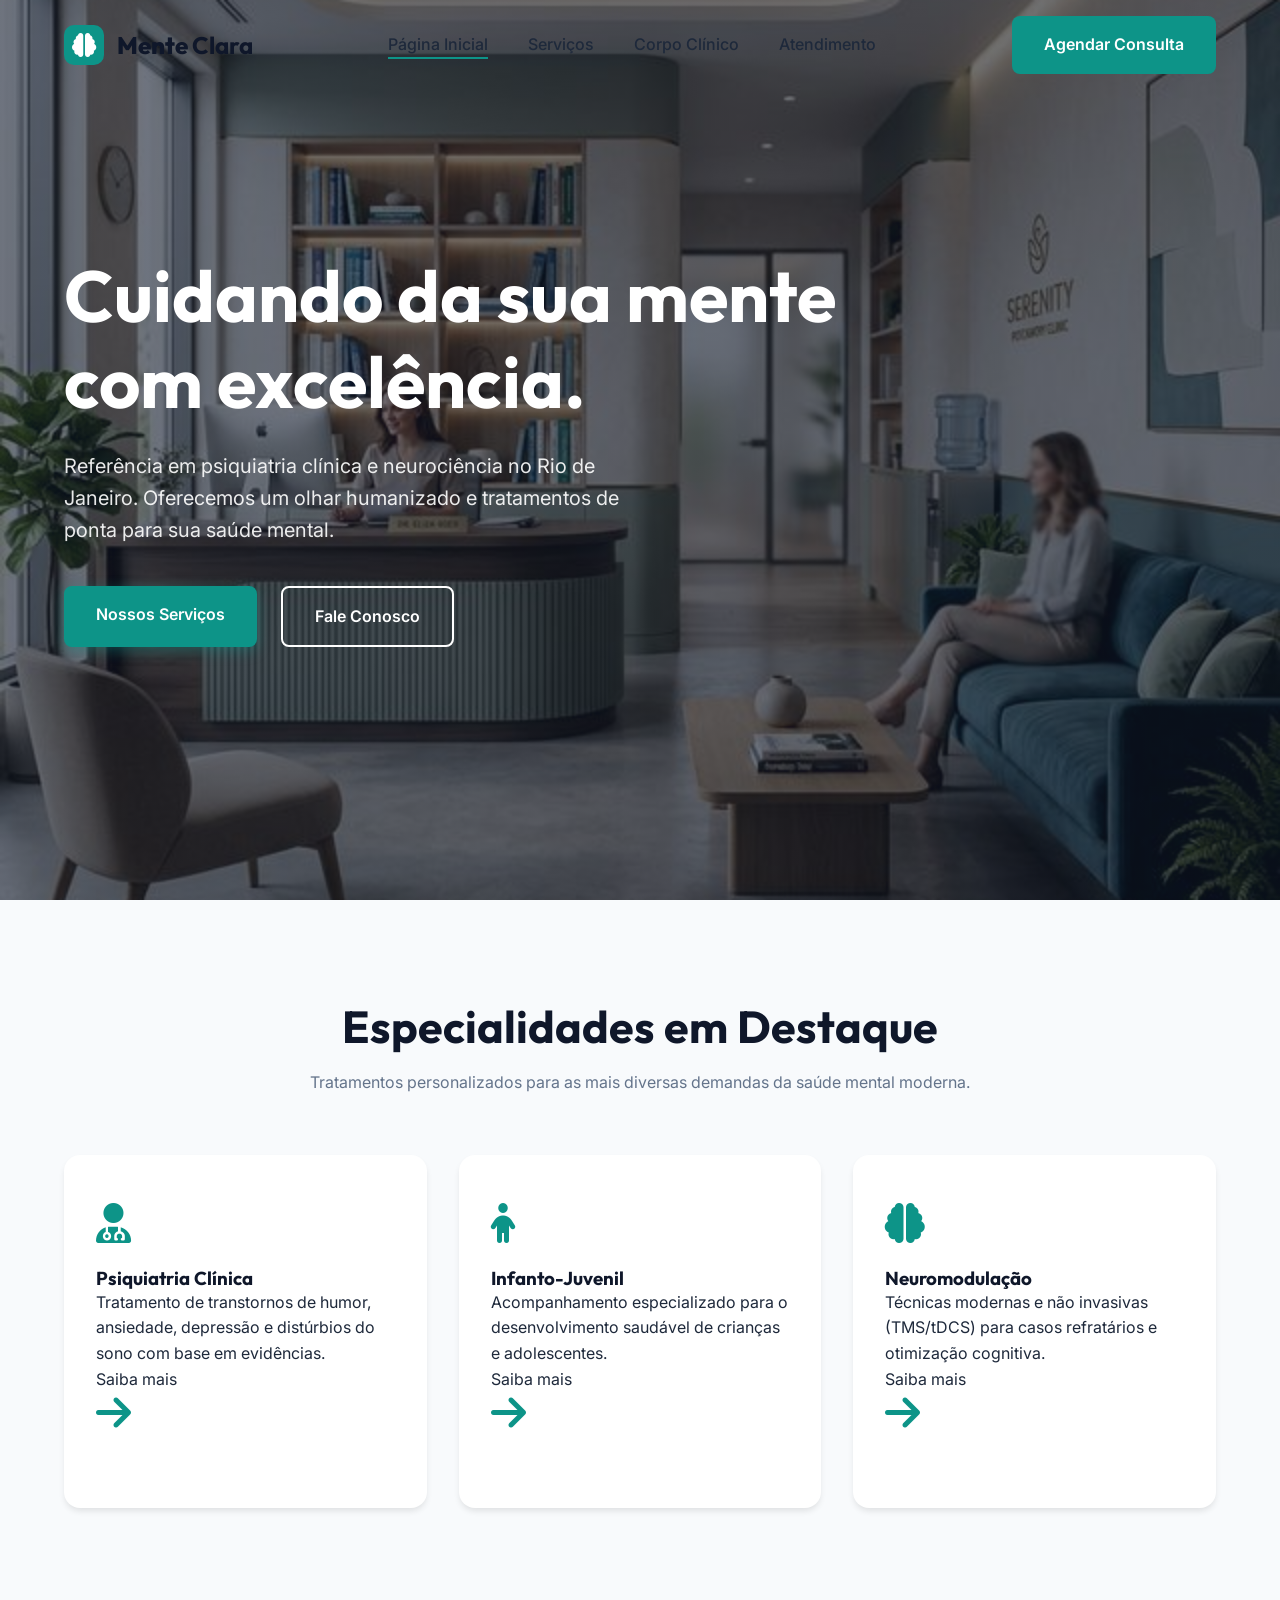
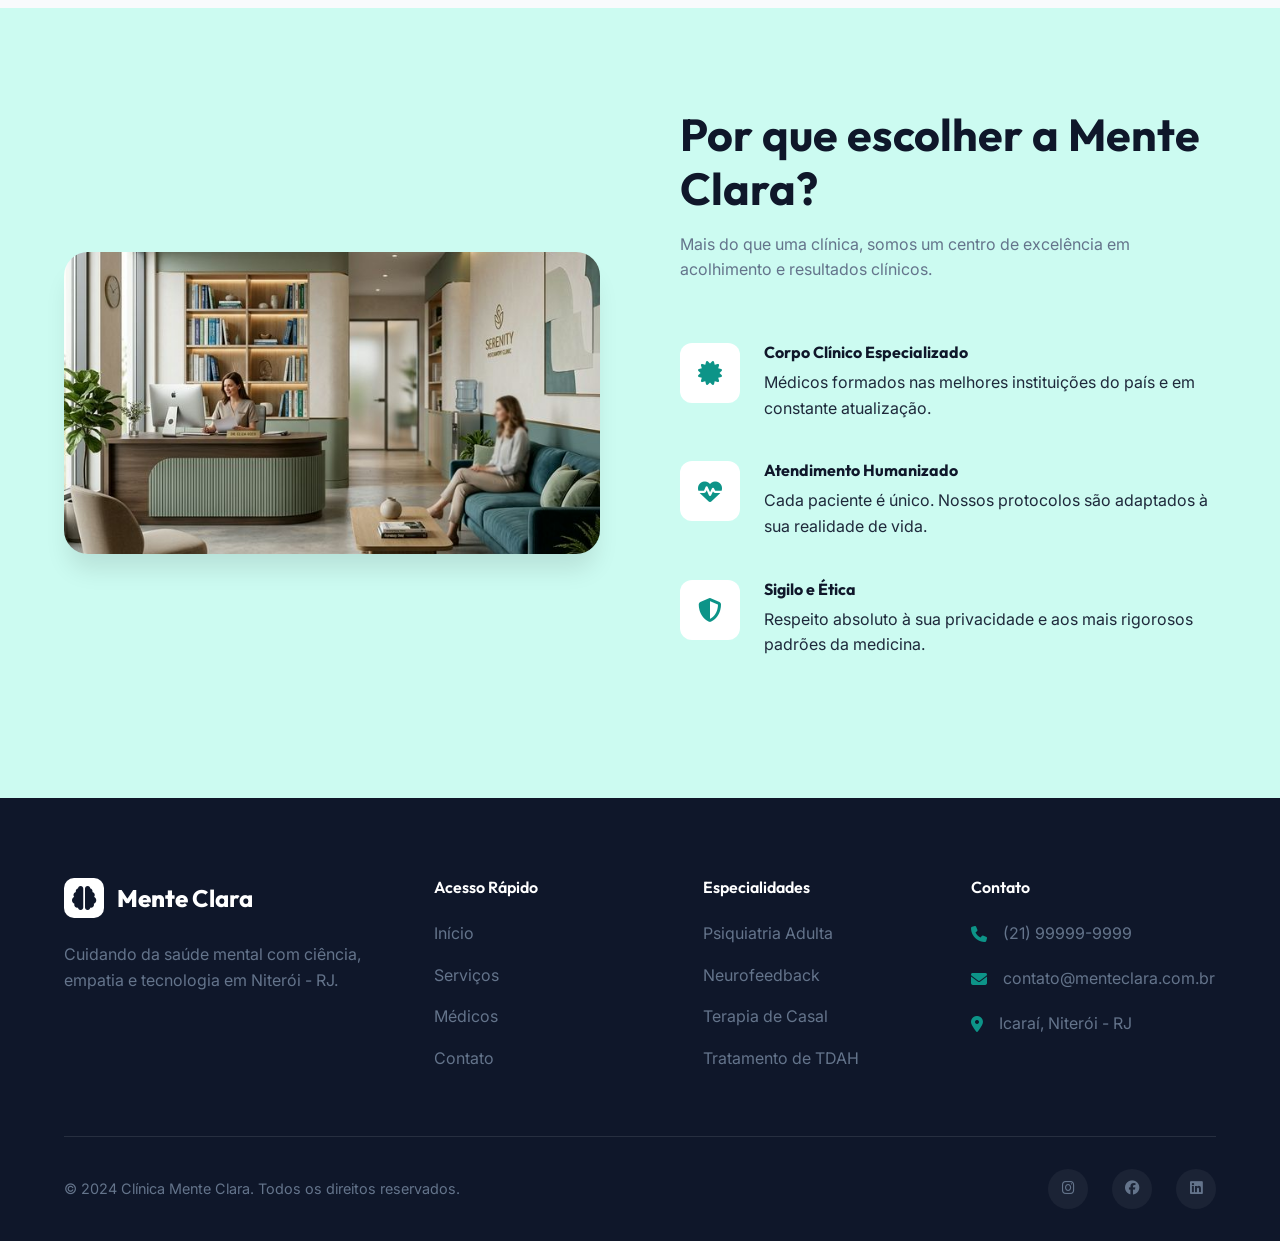
<file: index.html>
<!DOCTYPE html>
<html lang="pt-BR">

<head>
    <meta charset="UTF-8">
    <meta name="viewport" content="width=device-width, initial-scale=1.0">
    <title>Clínica Mente Clara | Psiquiatria de Excelência em Niterói</title>
    <meta name="description"
        content="Especialistas em saúde mental e bem-estar. Atendimento psiquiátrico humanizado e baseado em evidências cinetíficas em Niterói.">
    <link rel="stylesheet" href="assets/css/style.css">
    <!-- Font Awesome for Icons -->
    <link rel="stylesheet" href="https://cdnjs.cloudflare.com/ajax/libs/font-awesome/6.4.0/css/all.min.css">
</head>

<body>

    <header>
        <div class="container nav-container">
            <a href="index.html" class="logo">
                <div class="logo-icon"><i class="fa-solid fa-brain"></i></div>
                <span>Mente <b>Clara</b></span>
            </a>
            <nav>
                <ul class="nav-links">
                    <li><a href="index.html" class="active">Página Inicial</a></li>
                    <li><a href="servicos.html">Serviços</a></li>
                    <li><a href="profissionais.html">Corpo Clínico</a></li>
                    <li><a href="contato.html">Atendimento</a></li>
                </ul>
            </nav>
            <a href="contato.html" class="btn nav-cta">Agendar Consulta</a>
            <div class="menu-btn"><i class="fa-solid fa-bars"></i></div>
        </div>
    </header>

    <main>
        <!-- Hero Section -->
        <section class="hero">
            <div class="container">
                <div class="hero-content reveal">
                    <h1>Cuidando da sua mente com <span>excelência</span>.</h1>
                    <p>Referência em psiquiatria clínica e neurociência no Rio de Janeiro. Oferecemos um olhar
                        humanizado e tratamentos de ponta para sua saúde mental.</p>
                    <div class="hero-btns">
                        <a href="servicos.html" class="btn btn-primary">Nossos Serviços</a>
                        <a href="contato.html" class="btn btn-outline" style="color: white; border-color: white;">Fale
                            Conosco</a>
                    </div>
                </div>
            </div>
        </section>

        <!-- Highlights Section -->
        <section class="services-preview">
            <div class="container">
                <div class="section-head reveal">
                    <h2>Especialidades em Destaque</h2>
                    <p>Tratamentos personalizados para as mais diversas demandas da saúde mental moderna.</p>
                </div>
                <div class="services-grid">
                    <div class="service-card reveal">
                        <i class="fa-solid fa-user-doctor"></i>
                        <h3>Psiquiatria Clínica</h3>
                        <p>Tratamento de transtornos de humor, ansiedade, depressão e distúrbios do sono com base em
                            evidências.</p>
                        <a href="servicos.html" class="btn-text">Saiba mais <i class="fa-solid fa-arrow-right"></i></a>
                    </div>
                    <div class="service-card reveal">
                        <i class="fa-solid fa-child"></i>
                        <h3>Infanto-Juvenil</h3>
                        <p>Acompanhamento especializado para o desenvolvimento saudável de crianças e adolescentes.</p>
                        <a href="servicos.html" class="btn-text">Saiba mais <i class="fa-solid fa-arrow-right"></i></a>
                    </div>
                    <div class="service-card reveal">
                        <i class="fa-solid fa-brain"></i>
                        <h3>Neuromodulação</h3>
                        <p>Técnicas modernas e não invasivas (TMS/tDCS) para casos refratários e otimização cognitiva.
                        </p>
                        <a href="servicos.html" class="btn-text">Saiba mais <i class="fa-solid fa-arrow-right"></i></a>
                    </div>
                </div>
            </div>
        </section>

        <!-- Features/Why Us -->
        <section class="features">
            <div class="container">
                <div class="features-grid">
                    <div class="features-img reveal">
                        <img src="assets/images/hero_bg.png" alt="Ambiente da Clínica"
                            style="aspect-ratio: 16/9; object-fit: cover;">
                    </div>
                    <div class="features-content">
                        <div class="section-head reveal" style="text-align: left; margin-left: 0;">
                            <h2>Por que escolher a Mente Clara?</h2>
                            <p>Mais do que uma clínica, somos um centro de excelência em acolhimento e resultados
                                clínicos.</p>
                        </div>
                        <div class="feature-list">
                            <div class="feature-item reveal">
                                <div class="feature-icon"><i class="fa-solid fa-certificate"></i></div>
                                <div class="feature-text">
                                    <h4>Corpo Clínico Especializado</h4>
                                    <p>Médicos formados nas melhores instituições do país e em constante atualização.
                                    </p>
                                </div>
                            </div>
                            <div class="feature-item reveal">
                                <div class="feature-icon"><i class="fa-solid fa-heart-pulse"></i></div>
                                <div class="feature-text">
                                    <h4>Atendimento Humanizado</h4>
                                    <p>Cada paciente é único. Nossos protocolos são adaptados à sua realidade de vida.
                                    </p>
                                </div>
                            </div>
                            <div class="feature-item reveal">
                                <div class="feature-icon"><i class="fa-solid fa-shield-halved"></i></div>
                                <div class="feature-text">
                                    <h4>Sigilo e Ética</h4>
                                    <p>Respeito absoluto à sua privacidade e aos mais rigorosos padrões da medicina.</p>
                                </div>
                            </div>
                        </div>
                    </div>
                </div>
            </div>
        </section>
    </main>

    <footer>
        <div class="container">
            <div class="footer-grid">
                <div class="footer-about">
                    <a href="index.html" class="logo">
                        <div class="logo-icon" style="background: var(--white); color: var(--bg-dark);"><i
                                class="fa-solid fa-brain"></i></div>
                        <span style="color: white;">Mente <b>Clara</b></span>
                    </a>
                    <p>Cuidando da saúde mental com ciência, empatia e tecnologia em Niterói - RJ.</p>
                </div>
                <div class="footer-links">
                    <h4>Acesso Rápido</h4>
                    <ul>
                        <li><a href="index.html">Início</a></li>
                        <li><a href="servicos.html">Serviços</a></li>
                        <li><a href="profissionais.html">Médicos</a></li>
                        <li><a href="contato.html">Contato</a></li>
                    </ul>
                </div>
                <div class="footer-links">
                    <h4>Especialidades</h4>
                    <ul>
                        <li><a href="servicos.html">Psiquiatria Adulta</a></li>
                        <li><a href="servicos.html">Neurofeedback</a></li>
                        <li><a href="servicos.html">Terapia de Casal</a></li>
                        <li><a href="servicos.html">Tratamento de TDAH</a></li>
                    </ul>
                </div>
                <div class="footer-contact">
                    <h4>Contato</h4>
                    <ul>
                        <li><i class="fa-solid fa-phone"></i> (21) 99999-9999</li>
                        <li><i class="fa-solid fa-envelope"></i> contato@menteclara.com.br</li>
                        <li><i class="fa-solid fa-location-dot"></i> Icaraí, Niterói - RJ</li>
                    </ul>
                </div>
            </div>
            <div class="footer-bottom">
                <p>&copy; 2024 Clínica Mente Clara. Todos os direitos reservados.</p>
                <div class="social-links">
                    <a href="#"><i class="fa-brands fa-instagram"></i></a>
                    <a href="#"><i class="fa-brands fa-facebook"></i></a>
                    <a href="#"><i class="fa-brands fa-linkedin"></i></a>
                </div>
            </div>
        </div>
    </footer>

    <script src="assets/js/main.js"></script>
</body>

</html>
</file>
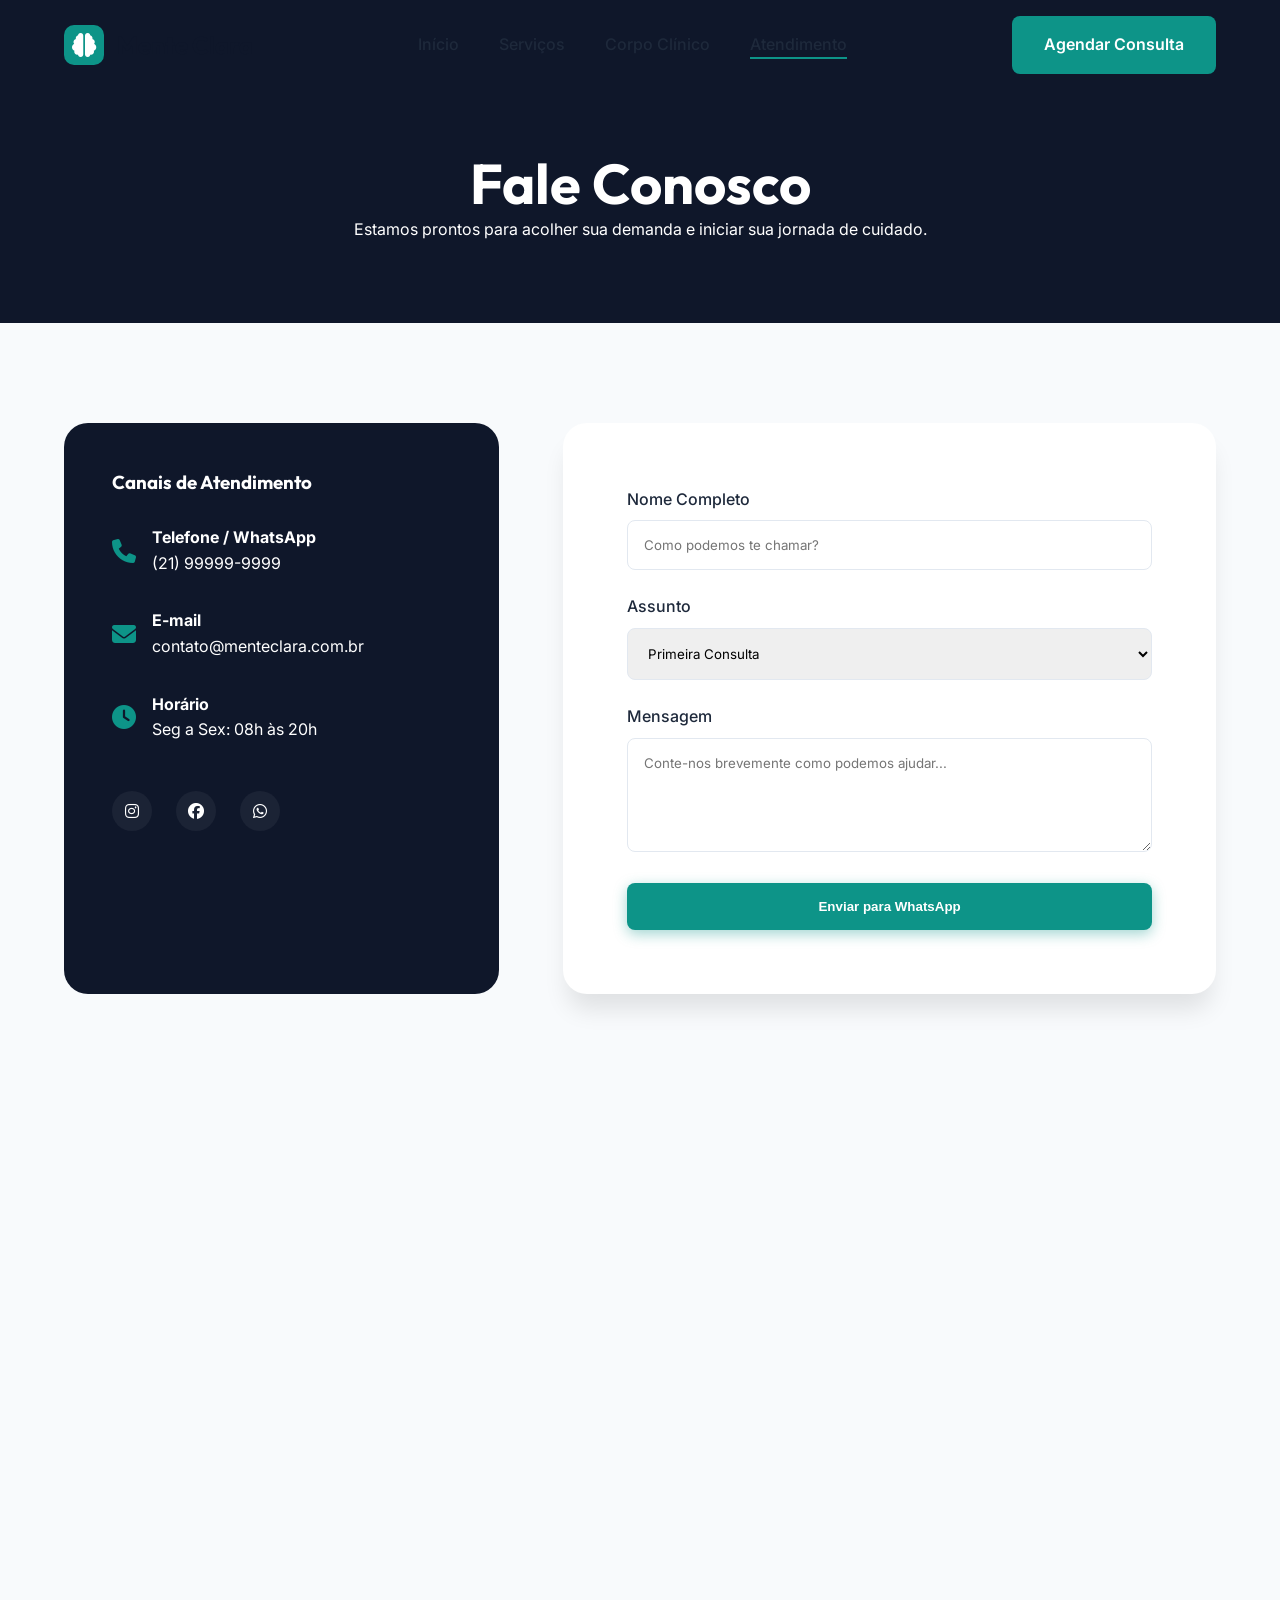
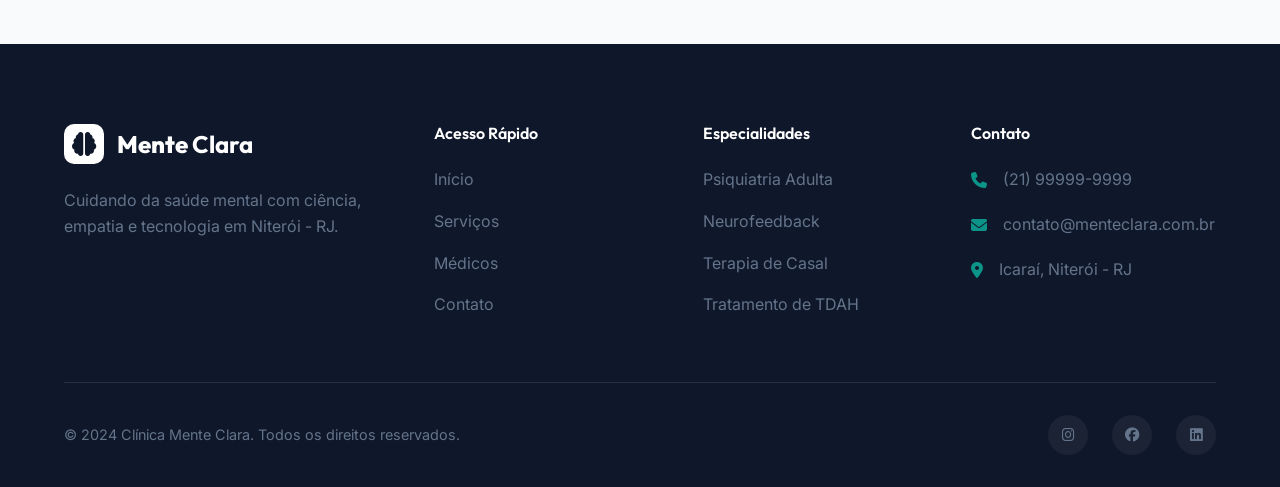
<file: contato.html>
<!DOCTYPE html>
<html lang="pt-BR">
<head>
    <meta charset="UTF-8">
    <meta name="viewport" content="width=device-width, initial-scale=1.0">
    <title>Atendimento | Clínica Mente Clara</title>
    <link rel="stylesheet" href="assets/css/style.css">
    <link rel="stylesheet" href="https://cdnjs.cloudflare.com/ajax/libs/font-awesome/6.4.0/css/all.min.css">
</head>
<body>

    <header class="scrolled">
        <!-- Same Header -->
        <div class="container nav-container">
            <a href="index.html" class="logo">
                <div class="logo-icon"><i class="fa-solid fa-brain"></i></div>
                <span>Mente <b>Clara</b></span>
            </a>
            <nav>
                <ul class="nav-links">
                    <li><a href="index.html">Início</a></li>
                    <li><a href="servicos.html">Serviços</a></li>
                    <li><a href="profissionais.html">Corpo Clínico</a></li>
                    <li><a href="contato.html" class="active">Atendimento</a></li>
                </ul>
            </nav>
            <a href="contato.html" class="btn nav-cta">Agendar Consulta</a>
            <div class="menu-btn"><i class="fa-solid fa-bars"></i></div>
        </div>
    </header>

    <main>
        <section class="page-header">
            <div class="container">
                <h1 class="reveal">Fale Conosco</h1>
                <p class="reveal">Estamos prontos para acolher sua demanda e iniciar sua jornada de cuidado.</p>
            </div>
        </section>

        <section class="container">
            <div class="contact-container">
                <div class="contact-info-card reveal">
                    <h3>Canais de Atendimento</h3>
                    <ul class="footer-contact" style="list-style: none;">
                        <li style="color: white; margin-bottom: 2rem;">
                            <i class="fa-solid fa-phone" style="font-size: 1.5rem;"></i>
                            <div>
                                <strong>Telefone / WhatsApp</strong><br>
                                (21) 99999-9999
                            </div>
                        </li>
                        <li style="color: white; margin-bottom: 2rem;">
                            <i class="fa-solid fa-envelope" style="font-size: 1.5rem;"></i>
                            <div>
                                <strong>E-mail</strong><br>
                                contato@menteclara.com.br
                            </div>
                        </li>
                        <li style="color: white; margin-bottom: 2rem;">
                            <i class="fa-solid fa-clock" style="font-size: 1.5rem;"></i>
                            <div>
                                <strong>Horário</strong><br>
                                Seg a Sex: 08h às 20h
                            </div>
                        </li>
                    </ul>
                    <div class="social-links" style="margin-top: 3rem;">
                        <a href="#"><i class="fa-brands fa-instagram"></i></a>
                        <a href="#"><i class="fa-brands fa-facebook"></i></a>
                        <a href="#"><i class="fa-brands fa-whatsapp"></i></a>
                    </div>
                </div>

                <div class="contact-form-card reveal">
                    <form id="contactForm">
                        <div class="form-group">
                            <label>Nome Completo</label>
                            <input type="text" id="name" placeholder="Como podemos te chamar?" required>
                        </div>
                        <div class="form-group">
                            <label>Assunto</label>
                            <select id="subject">
                                <option>Primeira Consulta</option>
                                <option>Dúvidas Gerais</option>
                                <option>Financeiro / Convênios</option>
                            </select>
                        </div>
                        <div class="form-group">
                            <label>Mensagem</label>
                            <textarea id="message" rows="5" placeholder="Conte-nos brevemente como podemos ajudar..." required></textarea>
                        </div>
                        <button type="submit" class="btn btn-primary" style="width: 100%;">Enviar para WhatsApp</button>
                    </form>
                </div>
            </div>

            <div class="map-container reveal">
                <iframe 
                    src="https://www.google.com/maps/embed?pb=!1m18!1m12!1m3!1d3675.2063071374535!2d-43.1119!3d-22.9027!2m3!1f0!2f0!3f0!3m2!1i1024!2i768!4f13.1!3m3!1m2!1s0x997f39446d3f23%3A0xbd7d686f345517e4!2sIcara%C3%AD%2C%20Niter%C3%B3i%20-%20RJ!5e0!3m2!1spt-BR!2sbr!4v1680000000000!5m2!1spt-BR!2sbr" 
                    width="100%" height="100%" style="border:0;" allowfullscreen="" loading="lazy">
                </iframe>
            </div>
        </section>
    </main>

    <footer>
        <div class="container">
            <div class="footer-grid">
                <div class="footer-about">
                    <a href="index.html" class="logo">
                        <div class="logo-icon" style="background: var(--white); color: var(--bg-dark);"><i class="fa-solid fa-brain"></i></div>
                        <span style="color: white;">Mente <b>Clara</b></span>
                    </a>
                    <p>Cuidando da saúde mental com ciência, empatia e tecnologia em Niterói - RJ.</p>
                </div>
                <div class="footer-links">
                    <h4>Acesso Rápido</h4>
                    <ul>
                        <li><a href="index.html">Início</a></li>
                        <li><a href="servicos.html">Serviços</a></li>
                        <li><a href="profissionais.html">Médicos</a></li>
                        <li><a href="contato.html">Contato</a></li>
                    </ul>
                </div>
                <div class="footer-links">
                    <h4>Especialidades</h4>
                    <ul>
                        <li><a href="servicos.html">Psiquiatria Adulta</a></li>
                        <li><a href="servicos.html">Neurofeedback</a></li>
                        <li><a href="servicos.html">Terapia de Casal</a></li>
                        <li><a href="servicos.html">Tratamento de TDAH</a></li>
                    </ul>
                </div>
                <div class="footer-contact">
                    <h4>Contato</h4>
                    <ul>
                        <li><i class="fa-solid fa-phone"></i> (21) 99999-9999</li>
                        <li><i class="fa-solid fa-envelope"></i> contato@menteclara.com.br</li>
                        <li><i class="fa-solid fa-location-dot"></i> Icaraí, Niterói - RJ</li>
                    </ul>
                </div>
            </div>
            <div class="footer-bottom">
                <p>&copy; 2024 Clínica Mente Clara. Todos os direitos reservados.</p>
                <div class="social-links">
                    <a href="#"><i class="fa-brands fa-instagram"></i></a>
                    <a href="#"><i class="fa-brands fa-facebook"></i></a>
                    <a href="#"><i class="fa-brands fa-linkedin"></i></a>
                </div>
            </div>
        </div>
    </footer>

    <script src="assets/js/main.js"></script>
</body>
</html>
</file>
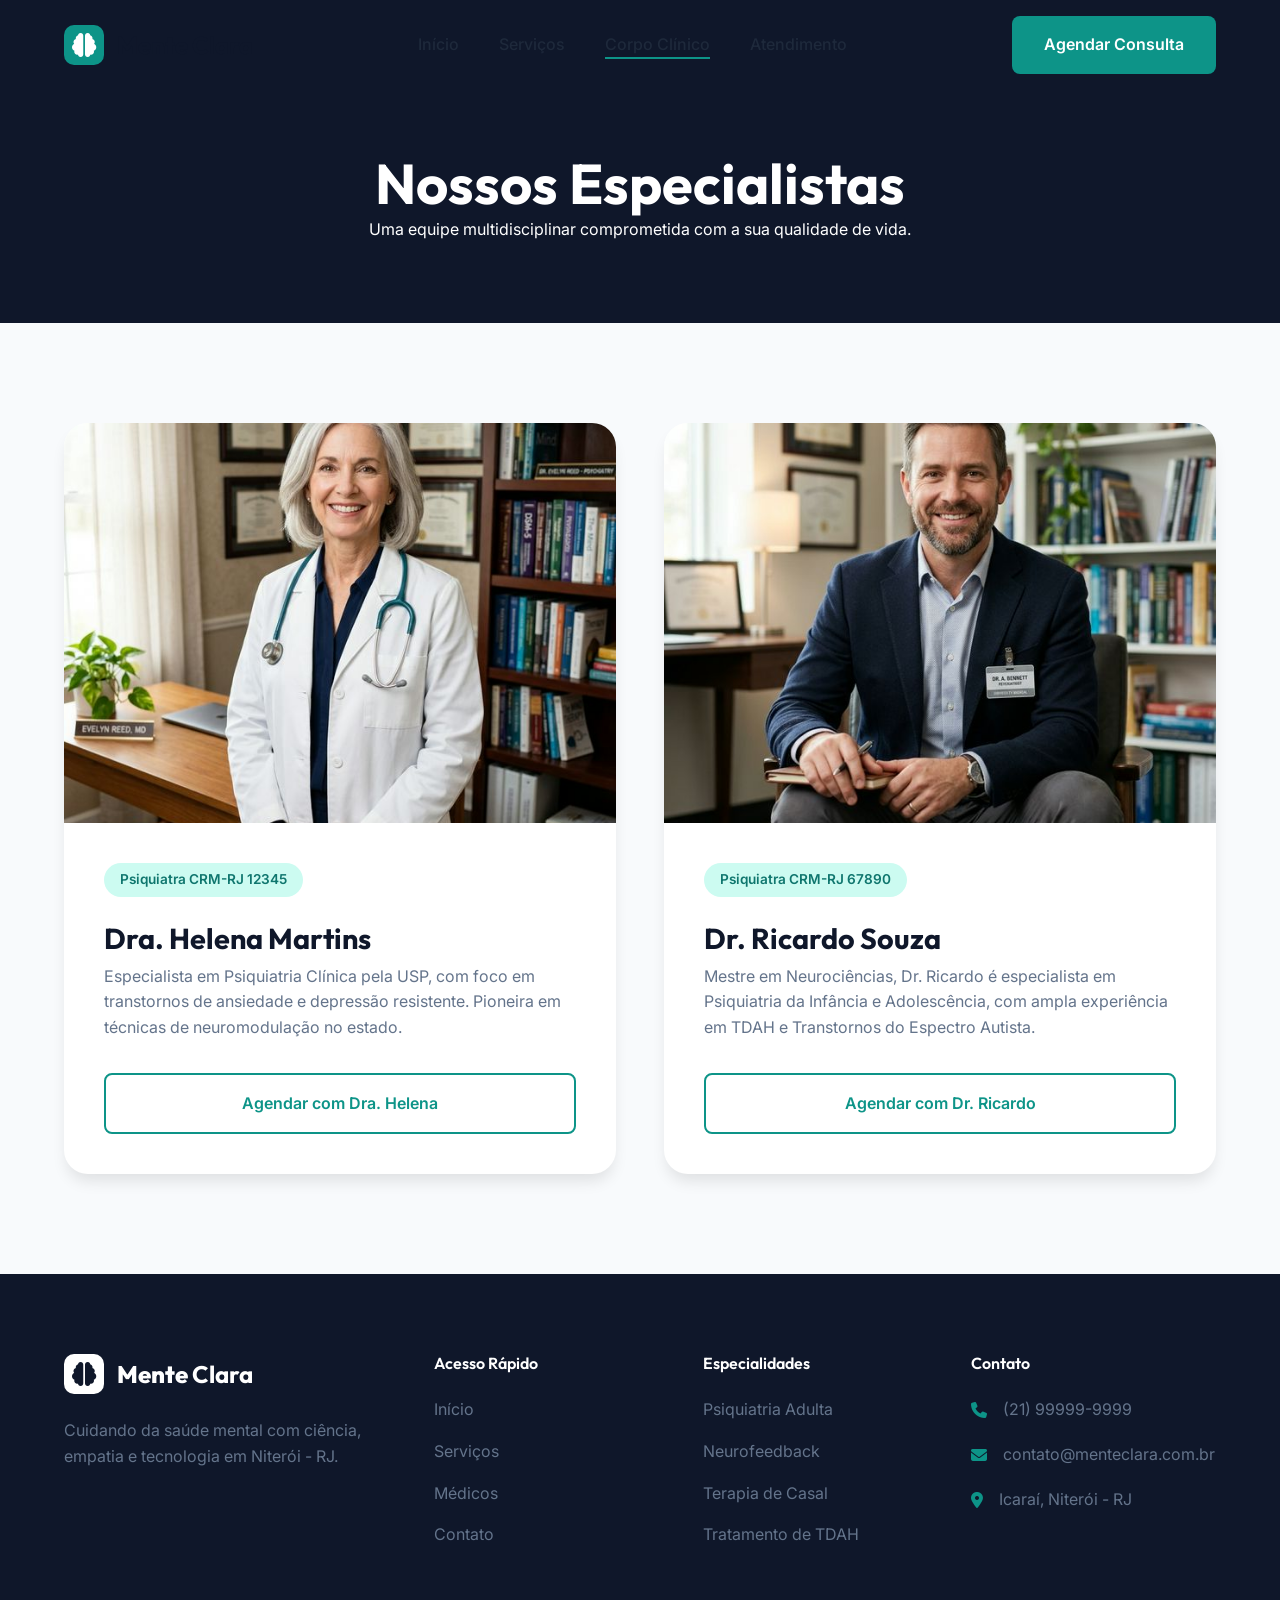
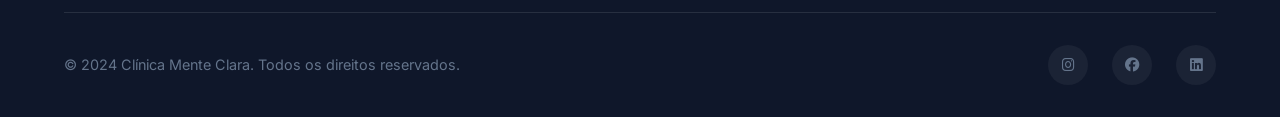
<file: profissionais.html>
<!DOCTYPE html>
<html lang="pt-BR">
<head>
    <meta charset="UTF-8">
    <meta name="viewport" content="width=device-width, initial-scale=1.0">
    <title>Corpo Clínico | Clínica Mente Clara</title>
    <link rel="stylesheet" href="assets/css/style.css">
    <link rel="stylesheet" href="https://cdnjs.cloudflare.com/ajax/libs/font-awesome/6.4.0/css/all.min.css">
</head>
<body>

    <header class="scrolled">
        <div class="container nav-container">
            <a href="index.html" class="logo">
                <div class="logo-icon"><i class="fa-solid fa-brain"></i></div>
                <span>Mente <b>Clara</b></span>
            </a>
            <nav>
                <ul class="nav-links">
                    <li><a href="index.html">Início</a></li>
                    <li><a href="servicos.html">Serviços</a></li>
                    <li><a href="profissionais.html" class="active">Corpo Clínico</a></li>
                    <li><a href="contato.html">Atendimento</a></li>
                </ul>
            </nav>
            <a href="contato.html" class="btn nav-cta">Agendar Consulta</a>
            <div class="menu-btn"><i class="fa-solid fa-bars"></i></div>
        </div>
    </header>

    <main>
        <section class="page-header">
            <div class="container">
                <h1 class="reveal">Nossos Especialistas</h1>
                <p class="reveal">Uma equipe multidisciplinar comprometida com a sua qualidade de vida.</p>
            </div>
        </section>

        <section class="container">
            <div class="prof-grid">
                <!-- Prof 1 -->
                <div class="prof-card reveal">
                    <div class="prof-img">
                        <img src="assets/images/doc1.png" alt="Dra. Helena Martins">
                    </div>
                    <div class="prof-info">
                        <span class="prof-tag">Psiquiatra CRM-RJ 12345</span>
                        <h3>Dra. Helena Martins</h3>
                        <p class="prof-bio">Especialista em Psiquiatria Clínica pela USP, com foco em transtornos de ansiedade e depressão resistente. Pioneira em técnicas de neuromodulação no estado.</p>
                        <a href="contato.html" class="btn btn-outline" style="width: 100%; text-align: center;">Agendar com Dra. Helena</a>
                    </div>
                </div>

                <!-- Prof 2 -->
                <div class="prof-card reveal">
                    <div class="prof-img">
                        <img src="assets/images/doc2.png" alt="Dr. Ricardo Souza">
                    </div>
                    <div class="prof-info">
                        <span class="prof-tag">Psiquiatra CRM-RJ 67890</span>
                        <h3>Dr. Ricardo Souza</h3>
                        <p class="prof-bio">Mestre em Neurociências, Dr. Ricardo é especialista em Psiquiatria da Infância e Adolescência, com ampla experiência em TDAH e Transtornos do Espectro Autista.</p>
                        <a href="contato.html" class="btn btn-outline" style="width: 100%; text-align: center;">Agendar com Dr. Ricardo</a>
                    </div>
                </div>
            </div>
        </section>
    </main>

    <footer>
        <div class="container">
            <div class="footer-grid">
                <div class="footer-about">
                    <a href="index.html" class="logo">
                        <div class="logo-icon" style="background: var(--white); color: var(--bg-dark);"><i class="fa-solid fa-brain"></i></div>
                        <span style="color: white;">Mente <b>Clara</b></span>
                    </a>
                    <p>Cuidando da saúde mental com ciência, empatia e tecnologia em Niterói - RJ.</p>
                </div>
                <div class="footer-links">
                    <h4>Acesso Rápido</h4>
                    <ul>
                        <li><a href="index.html">Início</a></li>
                        <li><a href="servicos.html">Serviços</a></li>
                        <li><a href="profissionais.html">Médicos</a></li>
                        <li><a href="contato.html">Contato</a></li>
                    </ul>
                </div>
                <div class="footer-links">
                    <h4>Especialidades</h4>
                    <ul>
                        <li><a href="servicos.html">Psiquiatria Adulta</a></li>
                        <li><a href="servicos.html">Neurofeedback</a></li>
                        <li><a href="servicos.html">Terapia de Casal</a></li>
                        <li><a href="servicos.html">Tratamento de TDAH</a></li>
                    </ul>
                </div>
                <div class="footer-contact">
                    <h4>Contato</h4>
                    <ul>
                        <li><i class="fa-solid fa-phone"></i> (21) 99999-9999</li>
                        <li><i class="fa-solid fa-envelope"></i> contato@menteclara.com.br</li>
                        <li><i class="fa-solid fa-location-dot"></i> Icaraí, Niterói - RJ</li>
                    </ul>
                </div>
            </div>
            <div class="footer-bottom">
                <p>&copy; 2024 Clínica Mente Clara. Todos os direitos reservados.</p>
                <div class="social-links">
                    <a href="#"><i class="fa-brands fa-instagram"></i></a>
                    <a href="#"><i class="fa-brands fa-facebook"></i></a>
                    <a href="#"><i class="fa-brands fa-linkedin"></i></a>
                </div>
            </div>
        </div>
    </footer>

    <script src="assets/js/main.js"></script>
</body>
</html>
</file>
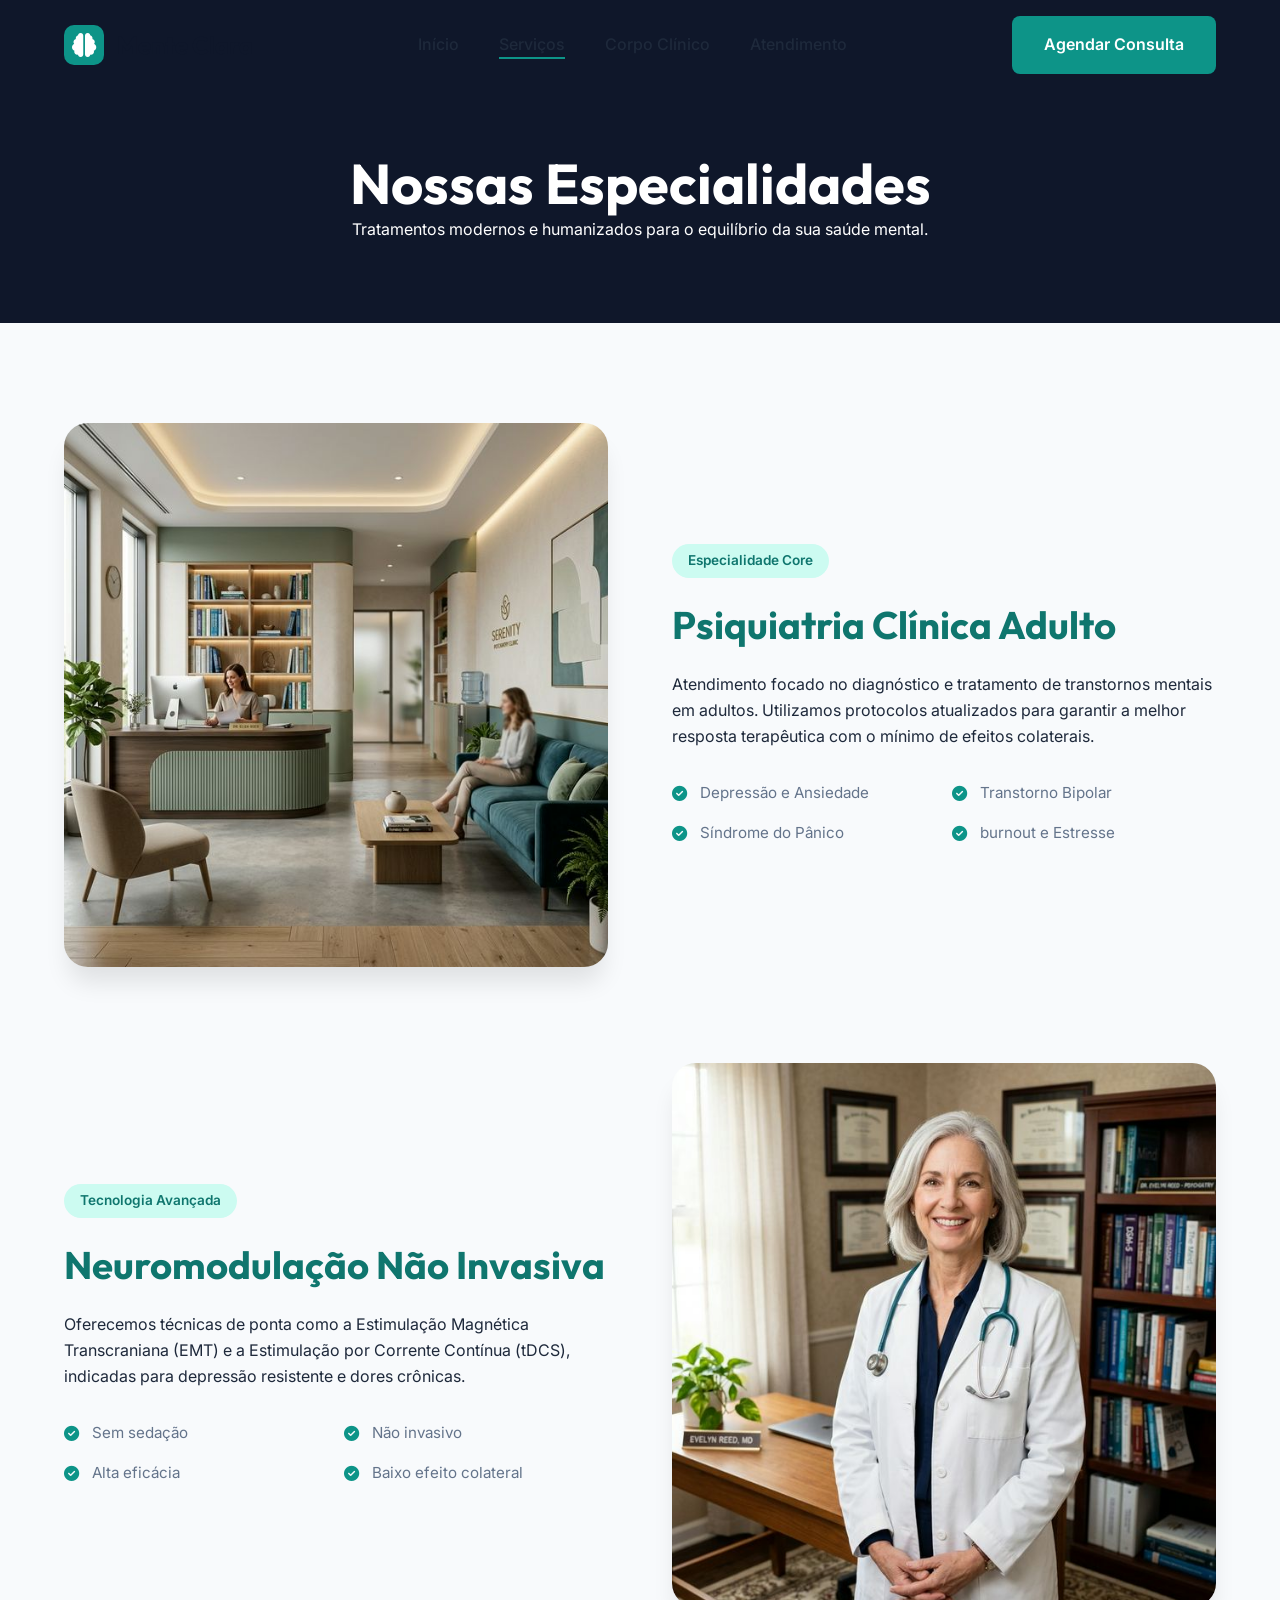
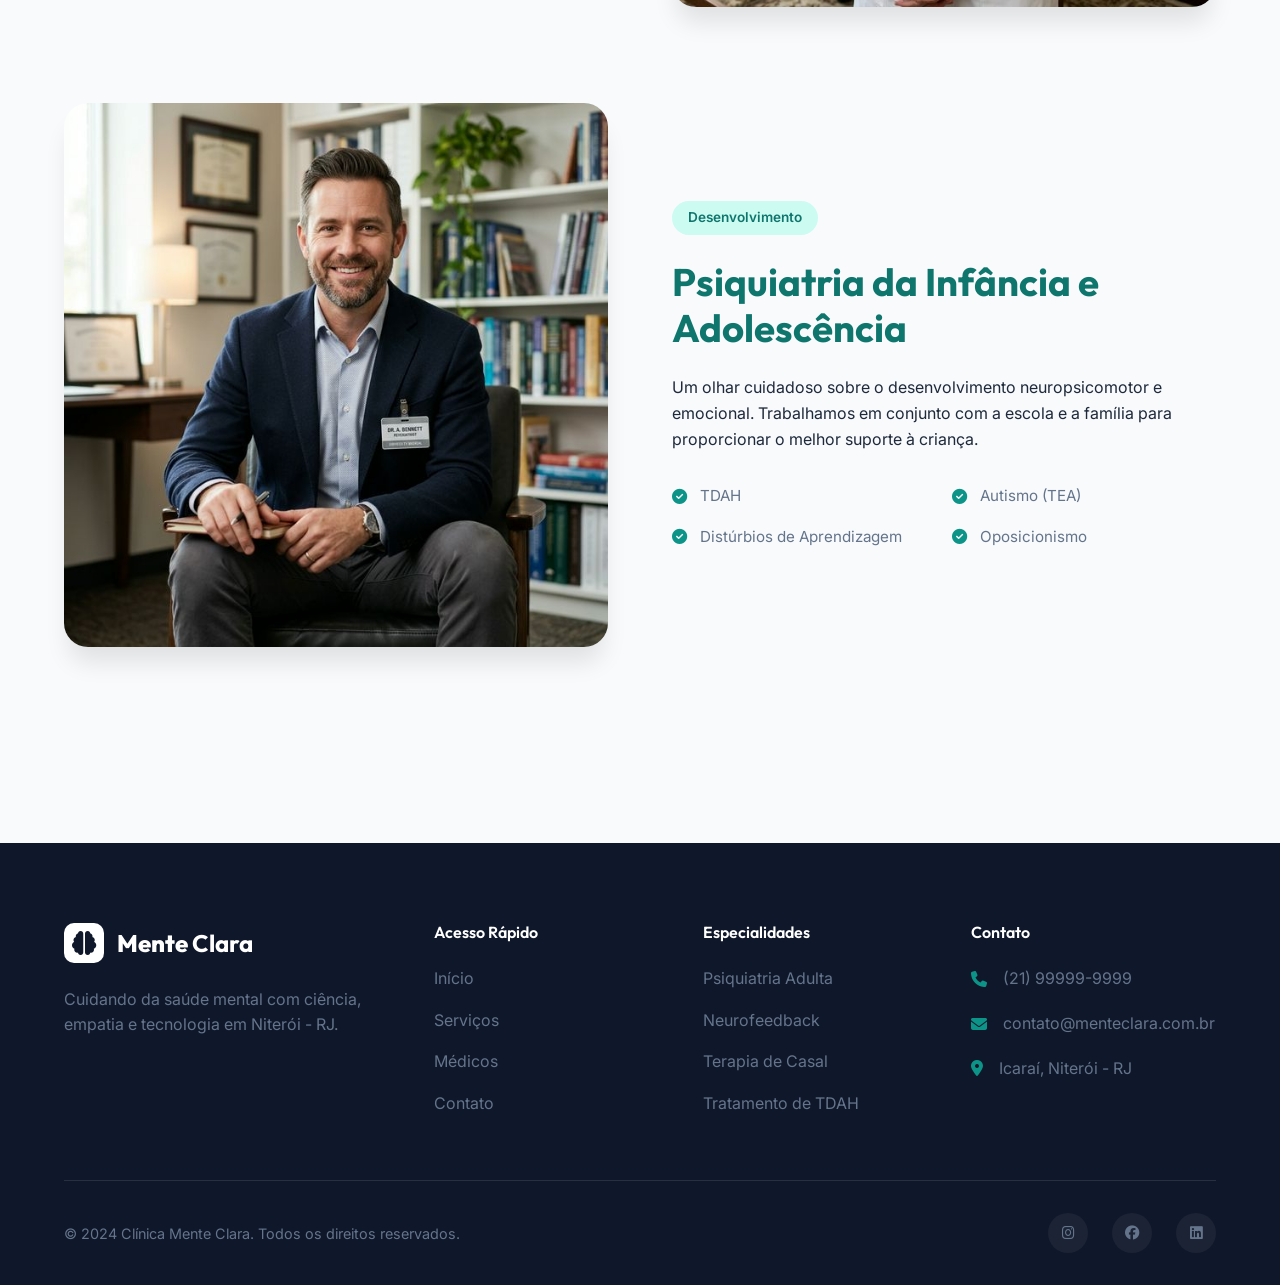
<file: servicos.html>
<!DOCTYPE html>
<html lang="pt-BR">
<head>
    <meta charset="UTF-8">
    <meta name="viewport" content="width=device-width, initial-scale=1.0">
    <title>Nossos Serviços | Clínica Mente Clara</title>
    <link rel="stylesheet" href="assets/css/style.css">
    <link rel="stylesheet" href="https://cdnjs.cloudflare.com/ajax/libs/font-awesome/6.4.0/css/all.min.css">
</head>
<body>

    <header class="scrolled">
        <div class="container nav-container">
            <a href="index.html" class="logo">
                <div class="logo-icon"><i class="fa-solid fa-brain"></i></div>
                <span>Mente <b>Clara</b></span>
            </a>
            <nav>
                <ul class="nav-links">
                    <li><a href="index.html">Início</a></li>
                    <li><a href="servicos.html" class="active">Serviços</a></li>
                    <li><a href="profissionais.html">Corpo Clínico</a></li>
                    <li><a href="contato.html">Atendimento</a></li>
                </ul>
            </nav>
            <a href="contato.html" class="btn nav-cta">Agendar Consulta</a>
            <div class="menu-btn"><i class="fa-solid fa-bars"></i></div>
        </div>
    </header>

    <main>
        <section class="page-header">
            <div class="container">
                <h1 class="reveal">Nossas Especialidades</h1>
                <p class="reveal">Tratamentos modernos e humanizados para o equilíbrio da sua saúde mental.</p>
            </div>
        </section>

        <section class="services-list">
            <div class="container">
                <!-- Servico 1 -->
                <div class="service-detail-card reveal">
                    <div class="service-img">
                        <img src="assets/images/hero_bg.png" alt="Consulta Psiquiátrica">
                    </div>
                    <div class="service-text">
                        <div class="prof-tag">Especialidade Core</div>
                        <h2>Psiquiatria Clínica Adulto</h2>
                        <p>Atendimento focado no diagnóstico e tratamento de transtornos mentais em adultos. Utilizamos protocolos atualizados para garantir a melhor resposta terapêutica com o mínimo de efeitos colaterais.</p>
                        <ul class="service-features">
                            <li><i class="fa-solid fa-circle-check"></i> Depressão e Ansiedade</li>
                            <li><i class="fa-solid fa-circle-check"></i> Transtorno Bipolar</li>
                            <li><i class="fa-solid fa-circle-check"></i> Síndrome do Pânico</li>
                            <li><i class="fa-solid fa-circle-check"></i> burnout e Estresse</li>
                        </ul>
                    </div>
                </div>

                <!-- Servico 2 -->
                <div class="service-detail-card reveal">
                    <div class="service-img">
                        <img src="assets/images/doc1.png" alt="Neuromodulação">
                    </div>
                    <div class="service-text">
                        <div class="prof-tag">Tecnologia Avançada</div>
                        <h2>Neuromodulação Não Invasiva</h2>
                        <p>Oferecemos técnicas de ponta como a Estimulação Magnética Transcraniana (EMT) e a Estimulação por Corrente Contínua (tDCS), indicadas para depressão resistente e dores crônicas.</p>
                        <ul class="service-features">
                            <li><i class="fa-solid fa-circle-check"></i> Sem sedação</li>
                            <li><i class="fa-solid fa-circle-check"></i> Não invasivo</li>
                            <li><i class="fa-solid fa-circle-check"></i> Alta eficácia</li>
                            <li><i class="fa-solid fa-circle-check"></i> Baixo efeito colateral</li>
                        </ul>
                    </div>
                </div>

                <!-- Servico 3 -->
                <div class="service-detail-card reveal">
                    <div class="service-img">
                        <img src="assets/images/doc2.png" alt="Infanto-juvenil">
                    </div>
                    <div class="service-text">
                        <div class="prof-tag">Desenvolvimento</div>
                        <h2>Psiquiatria da Infância e Adolescência</h2>
                        <p>Um olhar cuidadoso sobre o desenvolvimento neuropsicomotor e emocional. Trabalhamos em conjunto com a escola e a família para proporcionar o melhor suporte à criança.</p>
                        <ul class="service-features">
                            <li><i class="fa-solid fa-circle-check"></i> TDAH</li>
                            <li><i class="fa-solid fa-circle-check"></i> Autismo (TEA)</li>
                            <li><i class="fa-solid fa-circle-check"></i> Distúrbios de Aprendizagem</li>
                            <li><i class="fa-solid fa-circle-check"></i> Oposicionismo</li>
                        </ul>
                    </div>
                </div>
            </div>
        </section>
    </main>

    <footer>
        <div class="container">
            <div class="footer-grid">
                <div class="footer-about">
                    <a href="index.html" class="logo">
                        <div class="logo-icon" style="background: var(--white); color: var(--bg-dark);"><i class="fa-solid fa-brain"></i></div>
                        <span style="color: white;">Mente <b>Clara</b></span>
                    </a>
                    <p>Cuidando da saúde mental com ciência, empatia e tecnologia em Niterói - RJ.</p>
                </div>
                <div class="footer-links">
                    <h4>Acesso Rápido</h4>
                    <ul>
                        <li><a href="index.html">Início</a></li>
                        <li><a href="servicos.html">Serviços</a></li>
                        <li><a href="profissionais.html">Médicos</a></li>
                        <li><a href="contato.html">Contato</a></li>
                    </ul>
                </div>
                <div class="footer-links">
                    <h4>Especialidades</h4>
                    <ul>
                        <li><a href="servicos.html">Psiquiatria Adulta</a></li>
                        <li><a href="servicos.html">Neurofeedback</a></li>
                        <li><a href="servicos.html">Terapia de Casal</a></li>
                        <li><a href="servicos.html">Tratamento de TDAH</a></li>
                    </ul>
                </div>
                <div class="footer-contact">
                    <h4>Contato</h4>
                    <ul>
                        <li><i class="fa-solid fa-phone"></i> (21) 99999-9999</li>
                        <li><i class="fa-solid fa-envelope"></i> contato@menteclara.com.br</li>
                        <li><i class="fa-solid fa-location-dot"></i> Icaraí, Niterói - RJ</li>
                    </ul>
                </div>
            </div>
            <div class="footer-bottom">
                <p>&copy; 2024 Clínica Mente Clara. Todos os direitos reservados.</p>
                <div class="social-links">
                    <a href="#"><i class="fa-brands fa-instagram"></i></a>
                    <a href="#"><i class="fa-brands fa-facebook"></i></a>
                    <a href="#"><i class="fa-brands fa-linkedin"></i></a>
                </div>
            </div>
        </div>
    </footer>

    <script src="assets/js/main.js"></script>
</body>
</html>
</file>
<file: assets/css/style.css>
@import url('https://fonts.googleapis.com/css2?family=Inter:wght@300;400;500;600;700&family=Outfit:wght@400;500;600;700;800&display=swap');

:root {
    --primary: #0d9488;
    --primary-dark: #0f766e;
    --primary-light: #ccfbf1;
    --accent: #eab308;
    --bg-dark: #0f172a;
    --bg-light: #f8fafc;
    --text-main: #1e293b;
    --text-muted: #64748b;
    --white: #ffffff;
    --glass: rgba(255, 255, 255, 0.7);
    --glass-border: rgba(255, 255, 255, 0.3);
    --shadow-sm: 0 4px 6px -1px rgb(0 0 0 / 0.1);
    --shadow-md: 0 10px 15px -3px rgb(0 0 0 / 0.1);
    --shadow-lg: 0 20px 25px -5px rgb(0 0 0 / 0.1);
    --radius-sm: 8px;
    --radius-md: 16px;
    --radius-lg: 24px;
    --container-max: 1280px;
    --font-heading: 'Outfit', sans-serif;
    --font-body: 'Inter', sans-serif;
}

/* Base Styles */
* {
    margin: 0;
    padding: 0;
    box-sizing: border-box;
}

html {
    scroll-behavior: smooth;
}

body {
    font-family: var(--font-body);
    color: var(--text-main);
    background-color: var(--bg-light);
    line-height: 1.6;
    overflow-x: hidden;
}

h1, h2, h3, h4, h5, h6 {
    font-family: var(--font-heading);
    font-weight: 700;
    line-height: 1.2;
    color: var(--bg-dark);
}

a {
    text-decoration: none;
    color: inherit;
    transition: all 0.3s ease;
}

ul {
    list-style: none;
}

img {
    max-width: 100%;
    display: block;
}

.container {
    width: 90%;
    max-width: var(--container-max);
    margin: 0 auto;
}

/* Glassmorphism Utility */
.glass {
    background: var(--glass);
    backdrop-filter: blur(12px);
    -webkit-backdrop-filter: blur(12px);
    border: 1px solid var(--glass-border);
    box-shadow: var(--shadow-md);
}

/* Animations */
.reveal {
    opacity: 0;
    transform: translateY(30px);
    transition: all 0.8s cubic-bezier(0.4, 0, 0.2, 1);
}

.reveal.active {
    opacity: 1;
    transform: translateY(0);
}

/* Header */
header {
    position: fixed;
    top: 0;
    left: 0;
    width: 100%;
    z-index: 1000;
    transition: all 0.3s ease;
    padding: 1rem 0;
}

header.scrolled {
    background: rgba(255, 255, 255, 0.9);
    backdrop-filter: blur(10px);
    padding: 0.8rem 0;
    box-shadow: var(--shadow-sm);
}

.nav-container {
    display: flex;
    justify-content: space-between;
    align-items: center;
}

.logo {
    display: flex;
    align-items: center;
    gap: 0.8rem;
    font-family: var(--font-heading);
    font-weight: 800;
    font-size: 1.5rem;
    color: var(--primary-dark);
}

.logo span {
    color: var(--bg-dark);
}

.logo-icon {
    width: 40px;
    height: 40px;
    background: var(--primary);
    color: white;
    display: grid;
    place-items: center;
    border-radius: 10px;
}

.nav-links {
    display: flex;
    gap: 2.5rem;
}

.nav-links li a {
    font-weight: 500;
    color: var(--text-main);
    position: relative;
}

.nav-links li a::after {
    content: '';
    position: absolute;
    bottom: -5px;
    left: 0;
    width: 0;
    height: 2px;
    background: var(--primary);
    transition: width 0.3s ease;
}

.nav-links li a:hover::after,
.nav-links li a.active::after {
    width: 100%;
}

.nav-cta {
    background: var(--primary);
    color: white;
    padding: 0.8rem 1.5rem;
    border-radius: var(--radius-sm);
    font-weight: 600;
    border: 2px solid var(--primary);
}

.nav-cta:hover {
    background: transparent;
    color: var(--primary);
}

.menu-btn {
    display: none;
    font-size: 1.5rem;
    cursor: pointer;
}

/* Footer Section */
footer {
    background: var(--bg-dark);
    color: var(--white);
    padding: 5rem 0 2rem;
}

.footer-grid {
    display: grid;
    grid-template-columns: 1.5fr 1fr 1fr 1.2fr;
    gap: 4rem;
    margin-bottom: 3rem;
}

.footer-about p {
    color: var(--text-muted);
    margin-top: 1.5rem;
}

.footer-links h4, .footer-contact h4 {
    margin-bottom: 1.5rem;
    font-weight: 600;
    color: var(--white);
}

.footer-links ul li {
    margin-bottom: 1rem;
}

.footer-links ul li a {
    color: var(--text-muted);
}

.footer-links ul li a:hover {
    color: var(--primary-light);
    padding-left: 5px;
}

.footer-contact li {
    display: flex;
    align-items: center;
    gap: 1rem;
    color: var(--text-muted);
    margin-bottom: 1.2rem;
}

.footer-contact i {
    color: var(--primary);
}

.footer-bottom {
    border-top: 1px solid rgba(255,255,255,0.1);
    padding-top: 2rem;
    display: flex;
    justify-content: space-between;
    align-items: center;
    color: var(--text-muted);
    font-size: 0.9rem;
}

.social-links {
    display: flex;
    gap: 1.5rem;
}

.social-links a {
    width: 40px;
    height: 40px;
    border-radius: 50%;
    background: rgba(255,255,255,0.05);
    display: grid;
    place-items: center;
    transition: 0.3s;
}

.social-links a:hover {
    background: var(--primary);
    transform: translateY(-3px);
}

/* Cards & Buttons */
.btn {
    display: inline-block;
    padding: 1rem 2rem;
    border-radius: var(--radius-sm);
    font-weight: 600;
    cursor: pointer;
    transition: all 0.3s ease;
    border: none;
}

.btn-primary {
    background: var(--primary);
    color: white;
    box-shadow: 0 4px 14px 0 rgba(13, 148, 136, 0.39);
}

.btn-primary:hover {
    background: var(--primary-dark);
    transform: translateY(-2px);
}

.btn-outline {
    background: transparent;
    border: 2px solid var(--primary);
    color: var(--primary);
}

.btn-outline:hover {
    background: var(--primary-light);
}

/* Hero Section */
.hero {
    height: 100vh;
    min-height: 800px;
    background: linear-gradient(rgba(15, 23, 42, 0.6), rgba(15, 23, 42, 0.6)), url('../images/hero_bg.png') center/cover no-repeat;
    display: flex;
    align-items: center;
    color: var(--white);
    position: relative;
    overflow: hidden;
}

.hero-content {
    max-width: 800px;
}

.hero h1 {
    font-size: clamp(3rem, 8vw, 4.5rem);
    color: var(--white);
    margin-bottom: 1.5rem;
}

.hero p {
    font-size: 1.25rem;
    color: rgba(255, 255, 255, 0.9);
    margin-bottom: 2.5rem;
    max-width: 600px;
}

.hero-btns {
    display: flex;
    gap: 1.5rem;
}

/* Services Preview */
.services-preview {
    padding: 100px 0;
}

.section-head {
    text-align: center;
    max-width: 700px;
    margin: 0 auto 60px;
}

.section-head h2 {
    font-size: 2.8rem;
    margin-bottom: 1rem;
}

.section-head p {
    color: var(--text-muted);
}

.services-grid {
    display: grid;
    grid-template-columns: repeat(auto-fit, minmax(300px, 1fr));
    gap: 2rem;
}

.service-card {
    background: var(--white);
    padding: 3rem 2rem;
    border-radius: var(--radius-md);
    box-shadow: var(--shadow-sm);
    transition: all 0.3s ease;
    border-bottom: 4px solid transparent;
}

.service-card:hover {
    transform: translateY(-10px);
    box-shadow: var(--shadow-lg);
    border-color: var(--primary);
}

.service-card i {
    font-size: 2.5rem;
    color: var(--primary);
    margin-bottom: 1.5rem;
    display: block;
}

/* Features */
.features {
    padding: 100px 0;
    background: var(--primary-light);
}

.features-grid {
    display: grid;
    grid-template-columns: 1fr 1fr;
    gap: 5rem;
    align-items: center;
}

.features-img img {
    border-radius: var(--radius-lg);
    box-shadow: var(--shadow-lg);
}

.feature-item {
    display: flex;
    gap: 1.5rem;
    margin-bottom: 2.5rem;
}

.feature-icon {
    width: 60px;
    height: 60px;
    background: var(--white);
    border-radius: 12px;
    display: grid;
    place-items: center;
    color: var(--primary);
    font-size: 1.5rem;
    flex-shrink: 0;
}

.feature-text h4 {
    margin-bottom: 0.5rem;
}

/* Services Page */
.page-header {
    background: var(--bg-dark);
    padding: 150px 0 80px;
    color: var(--white);
    text-align: center;
}

.page-header h1 {
    color: var(--white);
    font-size: 3.5rem;
}

.services-list {
    padding: 100px 0;
}

.service-detail-card {
    display: grid;
    grid-template-columns: 1fr 1fr;
    gap: 4rem;
    margin-bottom: 6rem;
    align-items: center;
}

.service-detail-card:nth-child(even) {
    direction: rtl;
}

.service-detail-card:nth-child(even) .service-text {
    direction: ltr;
}

.service-img img {
    border-radius: var(--radius-lg);
    box-shadow: var(--shadow-lg);
}

.service-text h2 {
    font-size: 2.4rem;
    margin-bottom: 1.5rem;
    color: var(--primary-dark);
}

.service-features {
    margin-top: 2rem;
    display: grid;
    grid-template-columns: 1fr 1fr;
    gap: 1rem;
}

.service-features li {
    display: flex;
    align-items: center;
    gap: 0.8rem;
    font-size: 0.95rem;
    color: var(--text-muted);
}

.service-features i {
    color: var(--primary);
}

/* Professionals Page */
.prof-grid {
    display: grid;
    grid-template-columns: repeat(auto-fit, minmax(400px, 1fr));
    gap: 3rem;
    padding: 100px 0;
}

.prof-card {
    background: var(--white);
    border-radius: var(--radius-lg);
    overflow: hidden;
    box-shadow: var(--shadow-md);
    transition: 0.3s;
    display: flex;
    flex-direction: column;
}

.prof-img {
    height: 400px;
    overflow: hidden;
}

.prof-img img {
    width: 100%;
    height: 100%;
    object-fit: cover;
    transition: 0.5s;
}

.prof-card:hover .prof-img img {
    transform: scale(1.05);
}

.prof-info {
    padding: 2.5rem;
}

.prof-info h3 {
    font-size: 1.8rem;
    margin-bottom: 0.5rem;
}

.prof-tag {
    display: inline-block;
    padding: 0.4rem 1rem;
    background: var(--primary-light);
    color: var(--primary-dark);
    border-radius: 20px;
    font-size: 0.85rem;
    font-weight: 600;
    margin-bottom: 1.5rem;
}

.prof-bio {
    color: var(--text-muted);
    margin-bottom: 2rem;
}

/* Contact Page */
.contact-container {
    display: grid;
    grid-template-columns: 1fr 1.5fr;
    gap: 4rem;
    padding: 100px 0;
}

.contact-info-card {
    padding: 3rem;
    border-radius: var(--radius-lg);
    color: var(--white);
    background: var(--bg-dark);
}

.contact-info-card h3 {
    color: var(--white);
    margin-bottom: 2rem;
}

.contact-form-card {
    padding: 4rem;
    background: var(--white);
    border-radius: var(--radius-lg);
    box-shadow: var(--shadow-lg);
}

.form-group {
    margin-bottom: 1.5rem;
}

.form-group label {
    display: block;
    margin-bottom: 0.5rem;
    font-weight: 500;
}

.form-group input, .form-group select, .form-group textarea {
    width: 100%;
    padding: 1rem;
    border: 1px solid #e2e8f0;
    border-radius: 8px;
    font-family: inherit;
    transition: border-color 0.3s;
}

.form-group input:focus {
    border-color: var(--primary);
    outline: none;
}

.map-container {
    height: 450px;
    border-radius: var(--radius-lg);
    overflow: hidden;
    margin-bottom: 100px;
}

@media (max-width: 992px) {
    .service-detail-card, .contact-container {
        grid-template-columns: 1fr;
    }
    .service-detail-card:nth-child(even) {
        direction: ltr;
    }
}

@media (max-width: 1024px) {
    .footer-grid {
        grid-template-columns: 1fr 1fr;
    }
}


@media (max-width: 768px) {
    .nav-links {
        position: fixed;
        top: 0;
        right: -100%;
        width: 80%;
        height: 100vh;
        background: var(--white);
        display: flex;
        flex-direction: column;
        justify-content: center;
        align-items: center;
        gap: 2rem;
        transition: 0.5s;
        box-shadow: -10px 0 20px rgba(0,0,0,0.05);
        z-index: 999;
    }

    .nav-links.active {
        right: 0;
    }

    .nav-links li a {
        font-size: 1.5rem;
    }

    .nav-cta {
        display: none;
    }
    
    .menu-btn {
        display: block;
        z-index: 1001;
    }

    
    .footer-grid {
        grid-template-columns: 1fr;
        gap: 2.5rem;
    }
    
    .footer-bottom {
        flex-direction: column;
        gap: 1.5rem;
        text-align: center;
    }
}
</file>
